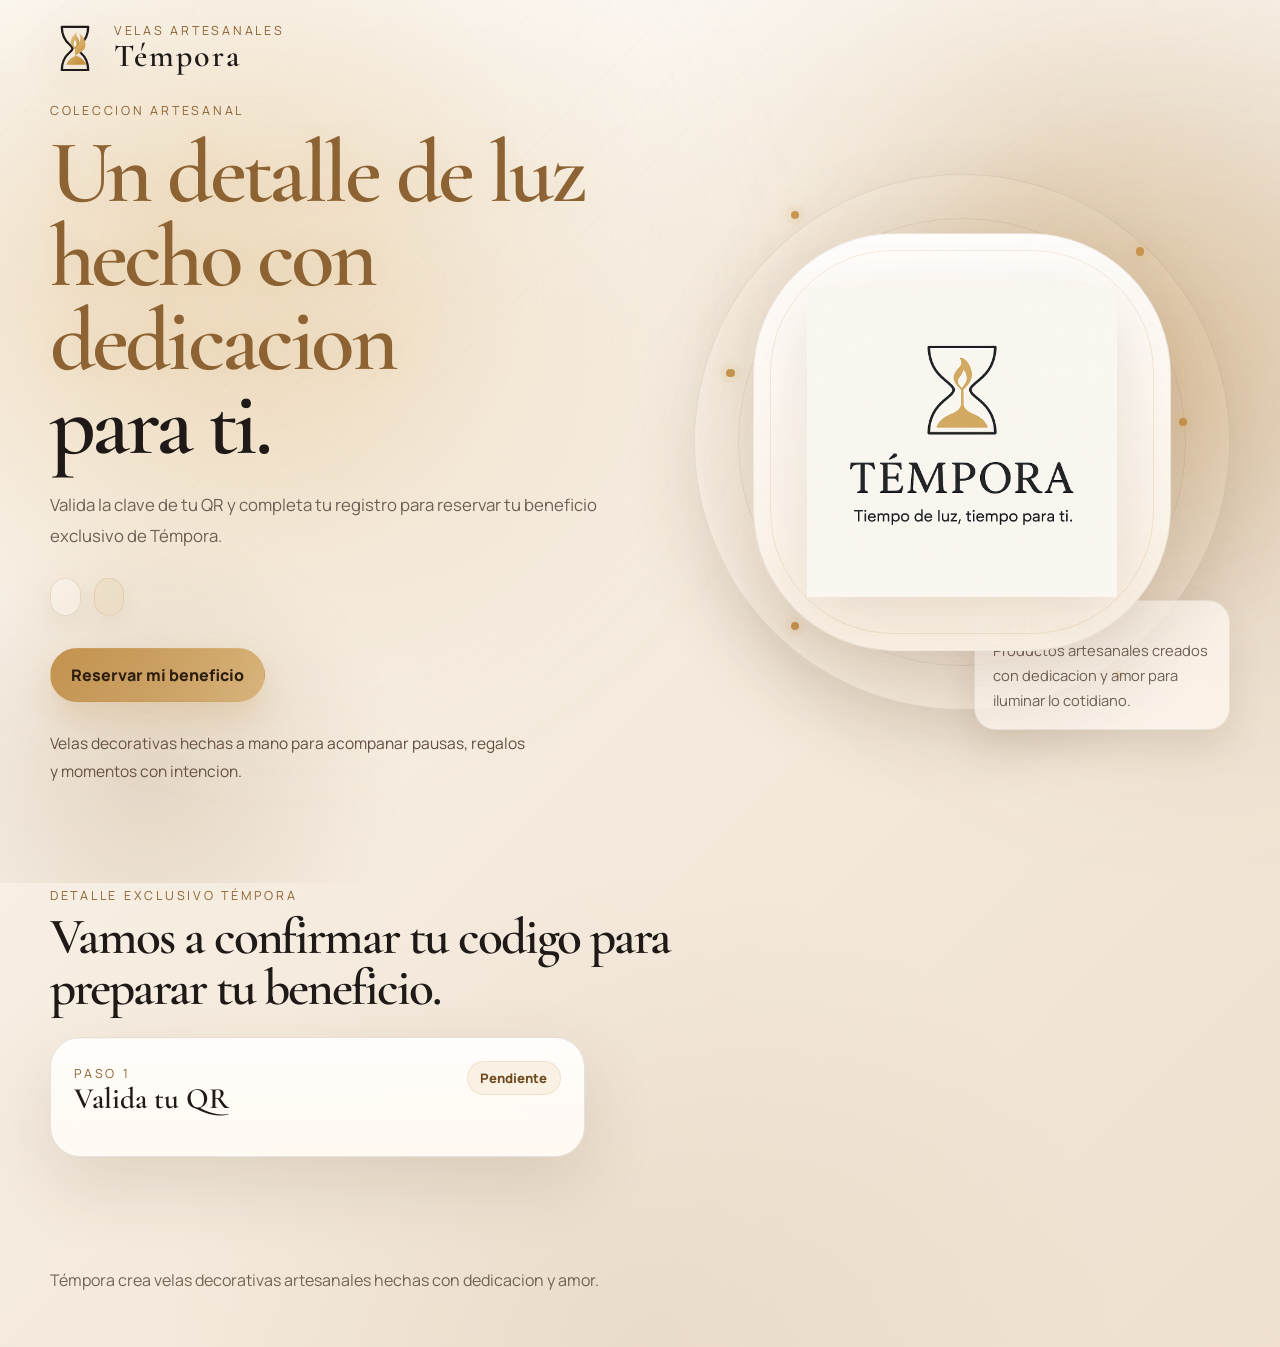
<file: index.html>
<!DOCTYPE html>
<html lang="es">
  <head>
    <meta charset="UTF-8" />
    <meta name="viewport" content="width=device-width, initial-scale=1.0" />
    <meta
      name="description"
      content="Registro de beneficio y experiencia de marca de Témpora, velas decorativas artesanales."
    />
    <title>Témpora | Registro de beneficio</title>
    <link rel="preconnect" href="https://fonts.googleapis.com" />
    <link rel="preconnect" href="https://fonts.gstatic.com" crossorigin />
    <link
      href="https://fonts.googleapis.com/css2?family=Cormorant+Garamond:wght@500;600;700&family=Manrope:wght@400;500;700;800&display=swap"
      rel="stylesheet"
    />
    <link rel="stylesheet" href="./styles.css?v=tempora01" />
  </head>
  <body data-page="claim">
    <div class="intro-overlay" id="intro-overlay" aria-hidden="true">
      <div class="intro-grid"></div>
      <div class="intro-beam intro-beam-left"></div>
      <div class="intro-beam intro-beam-right"></div>
      <div class="intro-content">
        <img
          class="intro-logo"
          src="./assets/tempora-logo.png"
          alt="Logotipo de Témpora"
        />
        <p class="intro-kicker" id="intro-kicker-text">Velas decorativas artesanales</p>
        <h1 class="intro-title" id="intro-title-text">Tiempo de luz</h1>
        <p class="intro-copy" id="intro-copy-text">Tiempo para ti.</p>
        <button class="button button-primary intro-button" id="dismiss-intro-button" type="button">
          Descubrir mi beneficio
        </button>
      </div>
    </div>

    <div class="page-noise" aria-hidden="true"></div>
    <div class="page-glow page-glow-left" aria-hidden="true"></div>
    <div class="page-glow page-glow-right" aria-hidden="true"></div>

    <header class="topbar">
      <a class="brandmark" href="#hero">
        <img
          class="brandmark-logo"
          src="./assets/tempora-mark.svg"
          alt="Simbolo de Témpora"
          data-brand-logo
        />
        <div class="brandmark-copy">
          <span class="brandmark-kicker">Velas artesanales</span>
          <span class="brandmark-name" data-brand-name>Témpora</span>
        </div>
      </a>
    </header>

    <main>
      <section class="hero" id="hero">
        <div class="hero-inner">
          <div class="hero-copy reveal">
            <span class="eyebrow" id="hero-eyebrow-text">Coleccion artesanal</span>
            <h1>
              <span id="hero-title-prefix">Un detalle de luz</span>
              <span id="hero-title-highlight">hecho con dedicacion</span>
              para ti.
            </h1>
            <p class="hero-text" id="hero-body-text">
              Valida la clave de tu QR y completa tu registro para reservar tu beneficio
              exclusivo de Témpora.
            </p>

            <div class="offer-pills">
              <span class="offer-pill" id="registration-deadline-pill"></span>
              <span class="offer-pill offer-pill-alt" id="redemption-deadline-pill"></span>
            </div>

            <div class="hero-actions">
              <a class="button button-primary" href="#claim-shell">Reservar mi beneficio</a>
            </div>

            <p class="hero-signature">
              Velas decorativas hechas a mano para acompanar pausas, regalos y momentos con
              intencion.
            </p>
          </div>

          <div class="hero-stage reveal reveal-delay">
            <div class="hero-stage-halo"></div>
            <div class="spark-field" aria-hidden="true">
              <span class="spark"></span>
              <span class="spark"></span>
              <span class="spark"></span>
              <span class="spark"></span>
              <span class="spark"></span>
              <span class="spark"></span>
              <span class="spark"></span>
              <span class="spark"></span>
            </div>
            <div class="crest-shell">
              <img class="crest-logo" src="./assets/tempora-logo.png" alt="Logotipo de Témpora" />
            </div>
            <div class="hero-stage-note">
              <span>Tiempo de luz</span>
              <p>Productos artesanales creados con dedicacion y amor para iluminar lo cotidiano.</p>
            </div>
          </div>
        </div>
      </section>

      <section class="claim-shell" id="claim-shell">
        <div class="section-head">
          <span class="eyebrow" id="offer-title-text">Detalle exclusivo Témpora</span>
          <h2 id="claim-section-title">Vamos a confirmar tu codigo para preparar tu beneficio.</h2>
        </div>

        <div class="registration-closed-banner" id="registration-closed-banner" hidden>
          <strong id="registration-closed-title">Proceso de registro para canjear beneficio.</strong>
          <span id="registration-closed-copy"></span>
        </div>

        <div class="claim-layout">
          <section class="panel panel-code">
            <div class="panel-head">
              <div>
                <span class="panel-kicker">Paso 1</span>
                <h3 id="code-validation-title">Valida tu QR</h3>
              </div>
              <span class="panel-pill" id="code-pill">Pendiente</span>
            </div>

            <div class="detected-code" id="detected-code" hidden>
              <p>Clave detectada desde el QR:</p>
              <strong id="detected-code-value"></strong>
            </div>

            <div class="status-banner" id="code-status" aria-live="polite"></div>
          </section>

          <div class="claim-panels">
            <section class="panel panel-details" id="details-panel" hidden>
              <div class="panel-head">
                <div>
                  <span class="panel-kicker">Paso 2</span>
                  <h3 id="form-section-title">Completa tus datos</h3>
                </div>
                <span class="panel-pill panel-pill-muted" id="details-pill">Esperando validacion</span>
              </div>

              <div class="details-code-chip" id="details-code-chip" hidden>
                <span>QR validado</span>
                <strong id="details-code-value"></strong>
              </div>

              <form id="claim-form" class="stack-form" autocomplete="on" hidden>
                <div class="field-grid">
                  <label class="field">
                    <span>Nombre</span>
                    <input
                      id="first-name"
                      name="first_name"
                      type="text"
                      placeholder="Juan"
                      autocomplete="given-name"
                      required
                    />
                  </label>

                  <label class="field">
                    <span>Apellido</span>
                    <input
                      id="last-name"
                      name="last_name"
                      type="text"
                      placeholder="Perez"
                      autocomplete="family-name"
                      required
                    />
                  </label>
                </div>

                <div class="field-grid">
                  <label class="field">
                    <span id="participant-identifier-label">Documento</span>
                    <input
                      id="participant-identifier"
                      name="participant_identifier"
                      type="text"
                      inputmode="text"
                      placeholder="ABC-123456"
                      required
                    />
                  </label>

                  <label class="field">
                    <span id="whatsapp-label">WhatsApp</span>
                    <input
                      id="whatsapp"
                      name="whatsapp"
                      type="tel"
                      inputmode="numeric"
                      maxlength="24"
                      placeholder="1234-5678"
                      autocomplete="tel"
                      required
                    />
                  </label>
                </div>

                <label class="field">
                  <span>Correo electronico</span>
                  <input
                    id="email"
                    name="email"
                    type="email"
                    placeholder="cliente@correo.com"
                    autocomplete="email"
                    required
                  />
                </label>

                <div class="terms-consent">
                  <label class="checkline">
                    <input id="terms-checkbox" type="checkbox" required />
                    <span>Acepto los terminos y condiciones de T&eacute;mpora.</span>
                  </label>
                  <button
                    class="text-link terms-preview-trigger"
                    id="view-terms-button"
                    type="button"
                  >
                    Ver terminos y condiciones
                  </button>
                </div>

                <button class="button button-primary" id="claim-submit" type="submit" disabled>
                  Confirmar mi registro
                </button>
              </form>

              <div class="status-banner" id="claim-status" aria-live="polite"></div>
            </section>

            <section class="panel panel-success" id="registered-panel" hidden>
              <div class="panel-head">
                <div>
                  <span class="panel-kicker">Registro completado</span>
                  <h3 id="success-title">Tu beneficio T&eacute;mpora ya quedo reservado.</h3>
                </div>
                <span class="panel-pill panel-pill-success">Registrado</span>
              </div>

              <dl class="summary-grid" id="claim-summary"></dl>
              <div class="status-banner" id="email-notification-status" aria-live="polite"></div>

              <div class="success-actions">
                <a class="button button-secondary" href="#terms-shell">Ver terminos</a>
                <button class="button button-ghost" id="restart-flow-button" type="button">
                  Registrar otro QR
                </button>
              </div>
            </section>
          </div>
        </div>
      </section>

      <section class="terms-shell" id="terms-shell" hidden>
        <div class="section-head">
          <span class="eyebrow">Terminos y condiciones</span>
          <h2 id="terms-section-title">Condiciones de tu beneficio T&eacute;mpora.</h2>
        </div>

        <article class="terms-card" id="terms-card">
          <header class="terms-header">
            <div class="terms-header-copy">
              <img
                class="terms-logo"
                src="./assets/tempora-mark.svg"
                alt="Simbolo de Témpora"
                data-brand-logo
              />
              <div>
                <p class="terms-brand" data-brand-name>Témpora</p>
                <h3 id="terms-offer-title">Detalle exclusivo Témpora</h3>
              </div>
            </div>
            <button class="button button-primary print-hide" id="print-terms-button" type="button">
              Imprimir terminos
            </button>
          </header>

          <div class="terms-personal-data" id="terms-personal-data"></div>

          <ol class="terms-list" id="terms-list"></ol>
        </article>
      </section>

      <div class="terms-modal" id="terms-modal" hidden aria-hidden="true">
        <div class="terms-modal-backdrop" data-close-terms-modal="true"></div>
        <div
          class="terms-modal-dialog panel"
          role="dialog"
          aria-modal="true"
          aria-labelledby="terms-modal-title"
        >
          <div class="terms-modal-head">
            <div>
              <span class="panel-kicker">T&eacute;mpora</span>
              <h3 id="terms-modal-title">Terminos y condiciones</h3>
            </div>
            <button
              class="button button-ghost terms-modal-close"
              id="close-terms-modal-button"
              type="button"
            >
              Cerrar
            </button>
          </div>
          <p class="panel-note" id="terms-modal-intro">
            Revisa las condiciones antes de confirmar tu registro.
          </p>
          <ol class="terms-list terms-modal-list" id="terms-modal-list"></ol>
        </div>
      </div>
    </main>

    <footer class="site-footer">
      <p id="footer-note">T&eacute;mpora crea velas decorativas artesanales hechas con dedicacion y amor.</p>
    </footer>

    <script type="module" src="./app.js?v=tempora01"></script>
  </body>
</html>
</file>
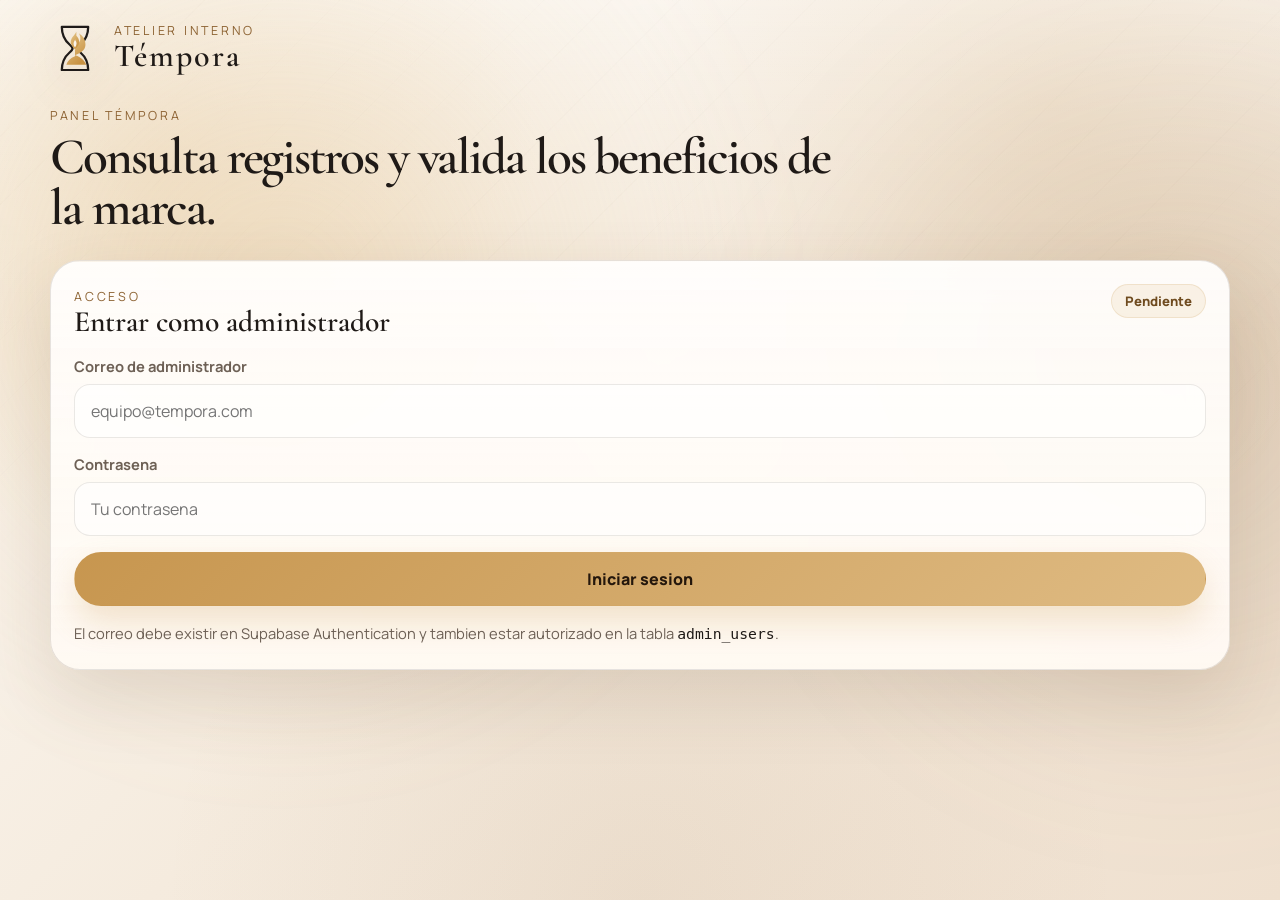
<file: admin.html>
<!DOCTYPE html>
<html lang="es">
  <head>
    <meta charset="UTF-8" />
    <meta name="viewport" content="width=device-width, initial-scale=1.0" />
    <meta
      name="description"
      content="Panel administrativo de Témpora para consultar registros y validar beneficios."
    />
    <title>Témpora | Control</title>
    <link rel="preconnect" href="https://fonts.googleapis.com" />
    <link rel="preconnect" href="https://fonts.gstatic.com" crossorigin />
    <link
      href="https://fonts.googleapis.com/css2?family=Cormorant+Garamond:wght@500;600;700&family=Manrope:wght@400;500;700;800&display=swap"
      rel="stylesheet"
    />
    <link rel="stylesheet" href="./styles.css?v=tempora01" />
  </head>
  <body data-page="admin">
    <div class="page-noise" aria-hidden="true"></div>
    <div class="page-glow page-glow-left" aria-hidden="true"></div>
    <div class="page-glow page-glow-right" aria-hidden="true"></div>

    <header class="topbar topbar-admin">
      <a class="brandmark" href="./index.html">
        <img
          class="brandmark-logo"
          src="./assets/tempora-mark.svg"
          alt="Simbolo de Témpora"
          data-brand-logo
        />
        <div class="brandmark-copy">
          <span class="brandmark-kicker">Atelier interno</span>
          <span class="brandmark-name" data-brand-name>Témpora</span>
        </div>
      </a>
    </header>

    <main class="admin-shell">
      <section class="admin-hero">
        <span class="eyebrow" id="admin-title">Panel Témpora</span>
        <h2 id="admin-subtitle">Consulta registros y valida los beneficios de la marca.</h2>
      </section>

      <section class="panel admin-login" id="admin-login">
        <div class="panel-head">
          <div>
            <span class="panel-kicker">Acceso</span>
            <h2>Entrar como administrador</h2>
          </div>
          <span class="panel-pill" id="admin-auth-pill">Pendiente</span>
        </div>

        <form id="admin-login-form" class="stack-form">
          <label class="field">
            <span>Correo de administrador</span>
            <input
              id="admin-email-input"
              name="email"
              type="email"
              placeholder="equipo@tempora.com"
              autocomplete="email"
              required
            />
          </label>

          <label class="field">
            <span>Contrasena</span>
            <input
              id="admin-password-input"
              name="password"
              type="password"
              placeholder="Tu contrasena"
              autocomplete="current-password"
              required
            />
          </label>

          <button class="button button-primary" type="submit">Iniciar sesion</button>
        </form>

        <p class="auth-helper">
          El correo debe existir en Supabase Authentication y tambien estar autorizado en la
          tabla <code>admin_users</code>.
        </p>

        <div class="status-banner" id="admin-email-status" aria-live="polite"></div>
        <button
          class="button button-ghost"
          id="admin-standalone-sign-out-button"
          type="button"
          hidden
        >
          Cerrar sesion actual
        </button>
      </section>

      <section class="admin-dashboard" id="admin-dashboard" hidden>
        <div class="admin-toolbar">
          <div class="toolbar-copy">
            <span class="eyebrow">Sesion activa</span>
            <h2 id="admin-user-label">Administrador autenticado</h2>
          </div>
          <div class="toolbar-actions">
            <button class="button button-secondary" id="refresh-claims-button" type="button">
              Actualizar
            </button>
            <button class="button button-ghost" id="admin-sign-out-button" type="button">
              Cerrar sesion
            </button>
          </div>
        </div>

        <div class="admin-stats" id="admin-stats"></div>

        <section class="panel">
          <div class="panel-head">
            <div>
              <span class="panel-kicker">Participantes</span>
              <h3>Buscar registros y marcar canjes</h3>
            </div>
            <span class="panel-pill panel-pill-muted" id="records-count">0 registros</span>
          </div>

          <label class="field">
            <span id="search-label">Buscar por nombre, email, WhatsApp, documento o codigo</span>
            <input
              id="search-input"
              type="search"
              placeholder="Ejemplo: 1234-5678 o PROMO-2026-001"
            />
          </label>

          <div class="status-banner" id="admin-claims-status" aria-live="polite"></div>

          <div class="records-table-wrap">
            <table class="records-table">
              <thead>
                <tr>
                  <th>Participante</th>
                  <th>Contacto</th>
                  <th>Codigo</th>
                  <th>Registro</th>
                  <th>Estado</th>
                  <th>Accion</th>
                </tr>
              </thead>
              <tbody id="claims-table-body"></tbody>
            </table>
          </div>
        </section>
      </section>
    </main>

    <script type="module" src="./admin.js?v=tempora01"></script>
  </body>
</html>
</file>
<file: styles.css>
:root {
  --bg: #fbf6ef;
  --bg-deep: #efe0cc;
  --panel: rgba(255, 249, 242, 0.82);
  --panel-soft: rgba(128, 99, 59, 0.06);
  --line: rgba(54, 39, 27, 0.12);
  --line-strong: rgba(54, 39, 27, 0.2);
  --text: #1f1a17;
  --muted: #6d6055;
  --accent: #c7964f;
  --accent-strong: #dfbb83;
  --accent-2: #8d6333;
  --accent-3: #f2dfbf;
  --success: #5f7e60;
  --warning: #b98535;
  --danger: #b96055;
  --shadow: 0 28px 72px rgba(92, 64, 33, 0.14);
  --radius: 30px;
  --radius-sm: 18px;
  --display-font: "Cormorant Garamond", serif;
  --body-font: "Manrope", sans-serif;
}

* {
  box-sizing: border-box;
}

[hidden] {
  display: none !important;
}

html {
  scroll-behavior: smooth;
}

body {
  margin: 0;
  min-height: 100vh;
  color: var(--text);
  font-family: var(--body-font);
  background:
    radial-gradient(circle at 12% 18%, rgba(223, 187, 131, 0.3), transparent 24rem),
    radial-gradient(circle at 82% 12%, rgba(199, 150, 79, 0.18), transparent 26rem),
    radial-gradient(circle at 50% 100%, rgba(141, 99, 51, 0.08), transparent 30rem),
    linear-gradient(135deg, #fdfaf5 0%, #f5ebde 48%, #efe0cf 100%);
  overflow-x: hidden;
}

body::before {
  content: "";
  position: fixed;
  inset: 0;
  background:
    linear-gradient(180deg, rgba(255, 255, 255, 0.5), transparent 22rem),
    repeating-linear-gradient(
      135deg,
      rgba(122, 101, 77, 0.04) 0,
      rgba(122, 101, 77, 0.04) 1px,
      transparent 1px,
      transparent 48px
    );
  mask-image: linear-gradient(to bottom, rgba(0, 0, 0, 0.75), transparent 82%);
  pointer-events: none;
  z-index: -3;
}

a {
  color: inherit;
  text-decoration: none;
}

button,
input {
  font: inherit;
}

.intro-overlay {
  position: fixed;
  inset: 0;
  display: grid;
  place-items: center;
  background:
    radial-gradient(circle at center, rgba(59, 43, 30, 0.26), rgba(22, 14, 10, 0.92)),
    linear-gradient(135deg, rgba(223, 187, 131, 0.14), rgba(141, 99, 51, 0.08));
  z-index: 40;
  transition:
    opacity 700ms ease,
    visibility 700ms ease;
  animation: intro-auto-hide 4.6s forwards;
}

.intro-overlay-hidden {
  opacity: 0;
  visibility: hidden;
  pointer-events: none;
}

.intro-overlay-replay {
  animation: intro-auto-hide 4.6s forwards;
}

.intro-grid,
.intro-beam {
  position: absolute;
  inset: 0;
  pointer-events: none;
}

.intro-grid {
  background-image:
    linear-gradient(rgba(255, 255, 255, 0.05) 1px, transparent 1px),
    linear-gradient(90deg, rgba(255, 255, 255, 0.05) 1px, transparent 1px);
  background-size: 56px 56px;
  opacity: 0.12;
  animation: intro-grid-shift 10s linear infinite;
}

.intro-beam {
  filter: blur(42px);
}

.intro-beam-left {
  background: radial-gradient(circle, rgba(223, 187, 131, 0.32), transparent 58%);
  transform: translate(-24%, -8%);
}

.intro-beam-right {
  background: radial-gradient(circle, rgba(141, 99, 51, 0.22), transparent 54%);
  transform: translate(34%, 10%);
}

.intro-content {
  position: relative;
  z-index: 1;
  display: grid;
  justify-items: center;
  gap: 0.85rem;
  text-align: center;
  padding: 1.5rem;
}

.intro-logo {
  width: min(20rem, 78vw);
  filter: drop-shadow(0 20px 40px rgba(0, 0, 0, 0.16));
  animation: intro-float 1500ms ease forwards;
}

.intro-kicker,
.eyebrow,
.panel-kicker,
.brandmark-kicker,
.terms-brand {
  margin: 0;
  color: var(--accent-2);
  text-transform: uppercase;
  letter-spacing: 0.22em;
  font-size: 0.78rem;
}

.intro-title,
.brandmark-name {
  margin: 0;
  font-family: var(--display-font);
  letter-spacing: 0.06em;
}

.intro-title {
  font-size: clamp(3rem, 10vw, 5rem);
  line-height: 0.92;
  font-weight: 600;
  text-shadow:
    0 0 18px rgba(223, 187, 131, 0.14),
    0 0 36px rgba(141, 99, 51, 0.18);
  animation: intro-pop 1300ms cubic-bezier(0.2, 0.7, 0.1, 1) forwards;
}

.intro-copy {
  margin: 0;
  color: rgba(255, 250, 242, 0.78);
  font-size: 1rem;
}

.intro-button {
  margin-top: 0.4rem;
}

.page-noise,
.page-glow {
  pointer-events: none;
  position: fixed;
  inset: 0;
  z-index: -2;
}

.page-noise {
  background-image:
    linear-gradient(rgba(122, 101, 77, 0.045) 1px, transparent 1px),
    linear-gradient(90deg, rgba(122, 101, 77, 0.045) 1px, transparent 1px);
  background-size: 96px 96px;
  opacity: 0.12;
  mask-image: linear-gradient(to bottom, rgba(0, 0, 0, 0.86), transparent 76%);
}

.page-glow {
  z-index: -1;
  filter: blur(60px);
}

.page-glow-left {
  background: radial-gradient(circle, rgba(223, 187, 131, 0.32) 0%, transparent 58%);
  transform: translate(-28%, -18%);
}

.page-glow-right {
  background: radial-gradient(circle, rgba(141, 99, 51, 0.2) 0%, transparent 54%);
  transform: translate(42%, -6%);
}

.topbar,
.claim-shell,
.terms-shell,
.site-footer,
.admin-shell {
  width: min(1180px, calc(100% - 2rem));
  margin-inline: auto;
}

.topbar {
  position: relative;
  z-index: 5;
  display: flex;
  align-items: center;
  justify-content: space-between;
  gap: 1rem;
  padding: 1.35rem 0 0;
}

.brandmark {
  display: inline-flex;
  align-items: center;
  gap: 0.9rem;
}

.brandmark-logo,
.terms-logo {
  width: 3.1rem;
  height: auto;
  flex: 0 0 auto;
  filter: drop-shadow(0 10px 22px rgba(117, 86, 49, 0.15));
}

.brandmark-copy {
  display: grid;
  gap: 0.2rem;
}

.brandmark-name {
  font-size: 2rem;
  line-height: 0.9;
  font-weight: 600;
}

.button,
.text-link,
.auth-tab {
  transition:
    transform 180ms ease,
    background 180ms ease,
    border-color 180ms ease,
    color 180ms ease,
    opacity 180ms ease,
    box-shadow 180ms ease;
}

.button {
  display: inline-flex;
  justify-content: center;
  align-items: center;
  gap: 0.55rem;
  min-height: 52px;
  padding: 0.95rem 1.25rem;
  border: 1px solid transparent;
  border-radius: 999px;
  cursor: pointer;
  font-weight: 800;
}

.button:hover,
.text-link:hover,
.auth-tab:hover {
  transform: translateY(-1px);
}

.button:disabled,
.auth-tab:disabled {
  opacity: 0.55;
  cursor: not-allowed;
  transform: none;
}

.button-primary {
  background: linear-gradient(135deg, var(--accent) 0%, var(--accent-strong) 100%);
  color: #24170c;
  box-shadow: 0 16px 32px rgba(199, 150, 79, 0.24);
}

.button-secondary {
  background: rgba(255, 255, 255, 0.48);
  border-color: var(--line);
}

.button-ghost {
  background: rgba(141, 99, 51, 0.08);
  border-color: var(--line);
}

.text-link {
  border: 0;
  background: transparent;
  color: var(--muted);
  cursor: pointer;
}

.hero {
  position: relative;
  width: 100%;
  min-height: calc(100svh - 88px);
  padding: 1.7rem 0 5.25rem;
  overflow: hidden;
}

.hero::before,
.hero::after {
  content: "";
  position: absolute;
  inset: auto;
  pointer-events: none;
}

.hero::before {
  top: 2rem;
  right: -8rem;
  width: min(34rem, 60vw);
  aspect-ratio: 1 / 1;
  border-radius: 50%;
  background: radial-gradient(circle, rgba(223, 187, 131, 0.32), transparent 68%);
  filter: blur(16px);
}

.hero::after {
  bottom: -8rem;
  left: -6rem;
  width: min(30rem, 54vw);
  aspect-ratio: 1 / 1;
  border-radius: 50%;
  background: radial-gradient(circle, rgba(141, 99, 51, 0.18), transparent 72%);
  filter: blur(18px);
}

.hero-inner {
  width: min(1180px, calc(100% - 2rem));
  margin-inline: auto;
  display: grid;
  grid-template-columns: 1.04fr 0.96fr;
  align-items: center;
  gap: clamp(1.5rem, 6vw, 4rem);
}

.hero-copy {
  max-width: 42rem;
}

.hero h1,
.admin-hero h1 {
  margin: 0.65rem 0 0;
  font-size: clamp(3.35rem, 7vw, 6rem);
  font-family: var(--display-font);
  font-weight: 600;
  line-height: 0.94;
  letter-spacing: -0.04em;
}

.hero h1 span {
  display: block;
  color: var(--accent-2);
  text-shadow: 0 0 20px rgba(223, 187, 131, 0.18);
}

.hero-text,
.panel-note,
.field span,
.checkline span,
.admin-hero p,
.terms-list,
.summary-grid dd,
.registration-closed-banner span {
  color: var(--muted);
}

.hero-text {
  max-width: 35rem;
  font-size: 1.05rem;
  line-height: 1.85;
  margin: 1.35rem 0 0;
}

.hero-signature {
  max-width: 30rem;
  margin: 1.7rem 0 0;
  color: rgba(68, 49, 35, 0.84);
  font-size: 0.97rem;
  line-height: 1.8;
}

.offer-pills,
.hero-actions,
.success-actions,
.toolbar-actions {
  display: flex;
  flex-wrap: wrap;
  gap: 0.8rem;
}

.offer-pills {
  margin-top: 1.7rem;
}

.offer-pill {
  display: inline-flex;
  align-items: center;
  min-height: 2.35rem;
  padding: 0.55rem 0.9rem;
  border-radius: 999px;
  border: 1px solid rgba(141, 99, 51, 0.16);
  background: rgba(255, 249, 242, 0.56);
  color: #5d4731;
  font-size: 0.85rem;
  font-weight: 700;
  box-shadow: 0 10px 24px rgba(141, 99, 51, 0.08);
}

.offer-pill-alt {
  border-color: rgba(199, 150, 79, 0.22);
  background: rgba(223, 187, 131, 0.16);
  color: #6f4b1f;
}

.hero-actions {
  margin-top: 2rem;
}

.hero-stage {
  position: relative;
  min-height: 38rem;
  display: grid;
  place-items: center;
}

.hero-stage-halo {
  position: absolute;
  inset: auto;
  width: min(36rem, 100%);
  aspect-ratio: 1 / 1;
  border-radius: 50%;
  background:
    radial-gradient(circle at center, rgba(223, 187, 131, 0.28), rgba(255, 247, 236, 0) 48%),
    radial-gradient(circle at center, rgba(141, 99, 51, 0.14), rgba(255, 247, 236, 0) 72%);
  border: 1px solid rgba(54, 39, 27, 0.08);
  box-shadow: var(--shadow);
}

.hero-stage-halo::after {
  content: "";
  position: absolute;
  inset: 8%;
  border-radius: 50%;
  border: 1px solid rgba(54, 39, 27, 0.08);
}

.spark-field {
  position: absolute;
  inset: 0;
}

.spark {
  position: absolute;
  width: 0.52rem;
  height: 0.52rem;
  border-radius: 50%;
  background: var(--accent);
  box-shadow:
    0 0 0 6px rgba(223, 187, 131, 0.12),
    0 0 18px rgba(199, 150, 79, 0.28);
  animation: spark-float 8s ease-in-out infinite;
}

.spark:nth-child(1) {
  top: 12%;
  left: 18%;
}

.spark:nth-child(2) {
  top: 18%;
  right: 16%;
  animation-delay: -1.3s;
}

.spark:nth-child(3) {
  top: 38%;
  left: 6%;
  animation-delay: -2.8s;
}

.spark:nth-child(4) {
  top: 46%;
  right: 8%;
  animation-delay: -4.1s;
}

.spark:nth-child(5) {
  bottom: 19%;
  left: 18%;
  animation-delay: -2s;
}

.spark:nth-child(6) {
  bottom: 11%;
  right: 20%;
  animation-delay: -5.1s;
}

.spark:nth-child(7) {
  top: 56%;
  left: 22%;
  animation-delay: -3.4s;
}

.spark:nth-child(8) {
  top: 26%;
  right: 28%;
  animation-delay: -6s;
}

.crest-shell {
  position: relative;
  z-index: 1;
  display: grid;
  place-items: center;
  width: min(29rem, 78%);
  aspect-ratio: 1 / 1;
  padding: 2rem;
  border-radius: 34%;
  background:
    linear-gradient(180deg, rgba(255, 255, 255, 0.78), rgba(249, 238, 223, 0.72)),
    rgba(255, 250, 245, 0.82);
  border: 1px solid rgba(54, 39, 27, 0.08);
  backdrop-filter: blur(18px);
  box-shadow: var(--shadow);
}

.crest-shell::before {
  content: "";
  position: absolute;
  inset: 1rem;
  border-radius: 32%;
  border: 1px solid rgba(199, 150, 79, 0.18);
}

.crest-logo {
  width: min(23rem, 88%);
  height: auto;
  filter: drop-shadow(0 20px 32px rgba(118, 84, 45, 0.14));
}

.hero-stage-note {
  position: absolute;
  right: 0;
  bottom: 1rem;
  max-width: 16rem;
  display: grid;
  gap: 0.35rem;
  padding: 1rem 1.1rem;
  border-radius: 22px;
  background: rgba(255, 249, 242, 0.72);
  border: 1px solid rgba(54, 39, 27, 0.08);
  box-shadow: 0 18px 36px rgba(92, 64, 33, 0.12);
}

.hero-stage-note span {
  color: var(--accent-2);
  text-transform: uppercase;
  letter-spacing: 0.2em;
  font-size: 0.72rem;
  font-weight: 800;
}

.hero-stage-note p {
  margin: 0;
  color: var(--muted);
  line-height: 1.7;
  font-size: 0.92rem;
}

.claim-shell,
.terms-shell,
.admin-shell {
  padding-bottom: 6rem;
}

.section-head {
  max-width: 44rem;
  margin-bottom: 1.5rem;
}

.section-head h2 {
  margin: 0.45rem 0 0;
  font-size: clamp(2.3rem, 4vw, 3.9rem);
  font-family: var(--display-font);
  font-weight: 600;
  line-height: 0.98;
  letter-spacing: -0.04em;
}

.registration-closed-banner {
  display: flex;
  gap: 0.65rem;
  align-items: center;
  margin-bottom: 1rem;
  padding: 1rem 1.1rem;
  border-radius: 20px;
  border: 1px solid rgba(185, 133, 53, 0.22);
  background: rgba(223, 187, 131, 0.16);
}

.registration-closed-banner strong {
  color: var(--warning);
}

.claim-layout {
  display: grid;
  grid-template-columns: 0.92fr 1.08fr;
  gap: 1rem;
  align-items: start;
}

.claim-panels {
  display: grid;
  gap: 1rem;
}

.panel,
.terms-card,
.admin-stats article {
  position: relative;
  background:
    linear-gradient(180deg, rgba(255, 255, 255, 0.74), rgba(255, 249, 242, 0.88)),
    var(--panel);
  border: 1px solid var(--line);
  border-radius: var(--radius);
  backdrop-filter: blur(18px);
  overflow: hidden;
  box-shadow: var(--shadow);
}

.panel::before,
.terms-card::before,
.admin-stats article::before {
  content: "";
  position: absolute;
  inset: 0 auto auto 0;
  width: 100%;
  height: 1px;
  background: linear-gradient(90deg, rgba(199, 150, 79, 0.24), transparent 60%);
  opacity: 0.42;
}

.panel,
.terms-card {
  padding: 1.45rem;
}

.panel-head {
  display: flex;
  justify-content: space-between;
  align-items: start;
  gap: 1rem;
  margin-bottom: 1.15rem;
}

.panel-head h2,
.panel-head h3,
.terms-card h3 {
  margin: 0;
  font-size: 1.85rem;
  font-family: var(--display-font);
  font-weight: 600;
  line-height: 1.06;
}

.panel-pill {
  display: inline-flex;
  align-items: center;
  min-height: 2.1rem;
  padding: 0.42rem 0.8rem;
  border-radius: 999px;
  border: 1px solid rgba(199, 150, 79, 0.18);
  background: rgba(223, 187, 131, 0.16);
  color: #6f4b1f;
  font-size: 0.82rem;
  font-weight: 800;
}

.panel-pill-muted {
  border-color: rgba(54, 39, 27, 0.08);
  background: rgba(255, 255, 255, 0.46);
  color: var(--muted);
}

.panel-pill-success {
  border-color: rgba(95, 126, 96, 0.22);
  background: rgba(95, 126, 96, 0.1);
  color: var(--success);
}

.auth-helper {
  margin: 1rem 0 0;
  color: var(--muted);
  font-size: 0.92rem;
  line-height: 1.6;
}

.auth-helper code {
  color: var(--text);
}

.auth-tabs {
  display: grid;
  grid-template-columns: repeat(2, minmax(0, 1fr));
  gap: 0.6rem;
  margin-bottom: 1rem;
}

.auth-tab {
  min-height: 48px;
  border-radius: 999px;
  border: 1px solid var(--line);
  background: rgba(255, 255, 255, 0.45);
  color: var(--muted);
  cursor: pointer;
  font-weight: 800;
}

.auth-tab-active {
  border-color: rgba(199, 150, 79, 0.24);
  background: rgba(223, 187, 131, 0.18);
  color: var(--text);
  box-shadow: inset 0 0 0 1px rgba(199, 150, 79, 0.08);
}

.stack-form {
  display: grid;
  gap: 1rem;
}

.field-grid {
  display: grid;
  grid-template-columns: repeat(2, minmax(0, 1fr));
  gap: 1rem;
}

.field {
  display: grid;
  gap: 0.48rem;
}

.field span {
  font-size: 0.92rem;
  font-weight: 700;
}

.field input {
  width: 100%;
  min-height: 54px;
  padding: 0.95rem 1rem;
  color: var(--text);
  background: rgba(255, 255, 255, 0.58);
  border: 1px solid rgba(54, 39, 27, 0.1);
  border-radius: 16px;
  outline: none;
}

.field input:focus {
  border-color: rgba(199, 150, 79, 0.48);
  box-shadow: 0 0 0 3px rgba(223, 187, 131, 0.2);
}

.field input[readonly] {
  opacity: 0.76;
}

.panel-note {
  margin: 0.9rem 0 0;
  line-height: 1.7;
}

.checkline {
  display: flex;
  align-items: start;
  gap: 0.7rem;
  line-height: 1.65;
}

.checkline input {
  margin-top: 0.2rem;
}

.terms-consent {
  display: grid;
  gap: 0.65rem;
}

.terms-preview-trigger {
  justify-self: start;
  font-weight: 700;
}

.status-banner {
  display: none;
  margin-top: 1rem;
  padding: 0.95rem 1rem;
  border-radius: 18px;
  line-height: 1.6;
}

.status-banner[data-kind] {
  display: block;
}

.status-banner[data-kind="info"] {
  background: rgba(141, 99, 51, 0.12);
  color: #6b5237;
}

.status-banner[data-kind="success"] {
  background: rgba(95, 126, 96, 0.12);
  color: #446247;
}

.status-banner[data-kind="error"] {
  background: rgba(185, 96, 85, 0.12);
  color: #8b4439;
}

.status-banner[data-kind="warning"] {
  background: rgba(223, 187, 131, 0.16);
  color: #7e5621;
}

.detected-code {
  display: flex;
  flex-wrap: wrap;
  align-items: center;
  gap: 0.55rem 0.9rem;
  padding: 1rem;
  margin-bottom: 1rem;
  border-radius: 18px;
  background: rgba(223, 187, 131, 0.14);
  border: 1px solid rgba(199, 150, 79, 0.16);
}

.detected-code p {
  margin: 0;
  color: var(--muted);
}

.detected-code strong {
  letter-spacing: 0.08em;
}

.inline-link {
  padding: 0;
}

.summary-grid,
.terms-personal-data {
  display: grid;
  grid-template-columns: repeat(2, minmax(0, 1fr));
  gap: 0.9rem;
}

.details-code-chip {
  display: flex;
  align-items: center;
  justify-content: space-between;
  gap: 1rem;
  padding: 0.95rem 1rem;
  margin-bottom: 1rem;
  border-radius: 18px;
  background: rgba(223, 187, 131, 0.14);
  border: 1px solid rgba(199, 150, 79, 0.16);
}

.details-code-chip span {
  color: var(--muted);
  text-transform: uppercase;
  letter-spacing: 0.16em;
  font-size: 0.74rem;
  font-weight: 800;
}

.details-code-chip strong {
  letter-spacing: 0.08em;
}

.summary-grid div,
.terms-personal-data div {
  padding: 1rem;
  border-radius: 18px;
  background: rgba(255, 255, 255, 0.5);
  border: 1px solid rgba(54, 39, 27, 0.08);
}

.summary-grid dt,
.terms-personal-data p {
  margin: 0 0 0.35rem;
  color: var(--accent-2);
  font-size: 0.76rem;
  font-weight: 800;
  letter-spacing: 0.14em;
  text-transform: uppercase;
}

.summary-grid dd,
.terms-personal-data strong {
  margin: 0;
  font-weight: 700;
}

.success-actions {
  margin-top: 1.2rem;
}

.terms-header {
  display: flex;
  justify-content: space-between;
  gap: 1rem;
  align-items: center;
}

.terms-header-copy {
  display: flex;
  align-items: center;
  gap: 0.9rem;
}

.terms-list {
  margin: 1.5rem 0 0;
  padding-left: 1.2rem;
  line-height: 1.8;
}

.terms-modal {
  position: fixed;
  inset: 0;
  z-index: 50;
  display: grid;
  place-items: center;
  padding: 1.25rem;
}

.terms-modal[hidden] {
  display: none !important;
}

.terms-modal-backdrop {
  position: absolute;
  inset: 0;
  background: rgba(37, 27, 19, 0.58);
  backdrop-filter: blur(10px);
}

.terms-modal-dialog {
  position: relative;
  z-index: 1;
  width: min(760px, 100%);
  max-height: min(86vh, 920px);
  padding: 1.5rem;
  overflow: auto;
  box-shadow: 0 30px 90px rgba(0, 0, 0, 0.45);
}

.terms-modal-head {
  display: flex;
  justify-content: space-between;
  align-items: start;
  gap: 1rem;
}

.terms-modal-head h3 {
  margin: 0.3rem 0 0;
  font-size: 1.6rem;
}

.terms-modal-close {
  flex: 0 0 auto;
}

.terms-modal-list {
  margin-top: 1rem;
}

.modal-open {
  overflow: hidden;
}

.site-footer {
  padding: 0 0 2.5rem;
  color: rgba(68, 49, 35, 0.72);
}

.admin-shell {
  padding-top: 2rem;
}

.admin-hero {
  max-width: 50rem;
  margin-bottom: 1.7rem;
}

.admin-hero h2,
.toolbar-copy h2 {
  margin: 0.45rem 0 0;
  font-family: var(--display-font);
  font-size: clamp(2rem, 4vw, 3.2rem);
  font-weight: 600;
  line-height: 0.98;
  letter-spacing: -0.04em;
}

.admin-hero h1 {
  max-width: 44rem;
}

.admin-toolbar {
  display: flex;
  justify-content: space-between;
  align-items: end;
  gap: 1rem;
  margin-bottom: 1.2rem;
}

.admin-stats {
  display: grid;
  grid-template-columns: repeat(3, minmax(0, 1fr));
  gap: 1rem;
  margin-bottom: 1rem;
}

.admin-stats article {
  padding: 1.1rem 1.2rem;
}

.admin-stats span {
  display: block;
  color: var(--muted);
  font-size: 0.86rem;
}

.admin-stats strong {
  display: block;
  margin-top: 0.35rem;
  font-size: 2rem;
  line-height: 1;
}

.records-table-wrap {
  width: 100%;
  overflow-x: auto;
}

.records-table {
  width: 100%;
  border-collapse: collapse;
  margin-top: 1.1rem;
}

.records-table th,
.records-table td {
  padding: 1rem 0.8rem;
  text-align: left;
  border-bottom: 1px solid rgba(255, 255, 255, 0.08);
}

.records-table th {
  color: var(--muted);
  font-size: 0.85rem;
  font-weight: 800;
  letter-spacing: 0.12em;
  text-transform: uppercase;
}

.records-table td {
  vertical-align: top;
}

.participant-cell strong,
.contact-cell strong {
  display: block;
}

.participant-cell span,
.contact-cell span,
.records-table small {
  display: block;
  margin-top: 0.2rem;
  color: var(--muted);
}

.table-actions {
  display: flex;
  gap: 0.55rem;
}

.empty-row td {
  color: var(--muted);
  text-align: center;
}

.reveal {
  opacity: 0;
  transform: translateY(24px);
  animation: reveal-up 760ms cubic-bezier(0.2, 0.65, 0.2, 1) forwards;
}

.reveal-delay {
  animation-delay: 140ms;
}

@keyframes reveal-up {
  to {
    opacity: 1;
    transform: translateY(0);
  }
}

@keyframes spark-float {
  0%,
  100% {
    transform: translate3d(0, 0, 0) scale(0.92);
    opacity: 0.82;
  }
  50% {
    transform: translate3d(0.4rem, -0.8rem, 0) scale(1.08);
    opacity: 0.35;
  }
}

@keyframes intro-pop {
  0% {
    opacity: 0;
    transform: translateY(26px) scale(0.94);
  }
  40% {
    opacity: 1;
  }
  100% {
    opacity: 1;
    transform: translateY(0) scale(1);
  }
}

@keyframes intro-float {
  0% {
    opacity: 0;
    transform: translateY(22px) scale(0.92);
  }
  100% {
    opacity: 1;
    transform: translateY(0) scale(1);
  }
}

@keyframes intro-grid-shift {
  from {
    transform: translateY(0);
  }
  to {
    transform: translateY(56px);
  }
}

@keyframes intro-auto-hide {
  0%,
  72% {
    opacity: 1;
    visibility: visible;
  }
  100% {
    opacity: 0;
    visibility: hidden;
    pointer-events: none;
  }
}

@media (max-width: 980px) {
  .hero-inner,
  .claim-layout,
  .admin-stats {
    grid-template-columns: 1fr;
  }

  .hero {
    min-height: auto;
    padding-top: 2.2rem;
  }

  .hero-stage {
    min-height: 28rem;
  }

  .hero-stage-note {
    position: static;
    margin-top: 1.2rem;
    max-width: 100%;
  }

  .admin-toolbar,
  .terms-header,
  .topbar {
    align-items: start;
  }
}

@media (max-width: 720px) {
  .topbar,
  .hero-actions,
  .offer-pills,
  .field-grid,
  .summary-grid,
  .terms-personal-data,
  .admin-toolbar,
  .toolbar-actions,
  .success-actions {
    display: grid;
  }

  .hero-actions,
  .toolbar-actions,
  .success-actions {
    width: 100%;
  }

  .button,
  .button-primary,
  .button-secondary,
  .button-ghost {
    width: 100%;
  }

  .terms-preview-trigger,
  .terms-modal-close {
    width: auto;
  }

  .terms-modal {
    padding: 0.85rem;
  }

  .terms-modal-dialog {
    padding: 1.15rem;
  }

  .terms-modal-head {
    display: grid;
  }

  .brandmark {
    align-items: start;
  }

  .brandmark-logo {
    width: 3.1rem;
  }

  .hero h1,
  .admin-hero h1,
  .admin-hero h2,
  .toolbar-copy h2 {
    font-size: clamp(2.5rem, 11vw, 3.9rem);
  }

  .crest-shell {
    width: 88%;
  }

  .panel,
  .terms-card,
  .admin-stats article {
    border-radius: 24px;
  }
}

@media (prefers-reduced-motion: reduce) {
  *,
  *::before,
  *::after {
    animation: none !important;
    transition: none !important;
    scroll-behavior: auto !important;
  }
}

@media print {
  body {
    background: #ffffff;
    color: #000000;
  }

  body * {
    visibility: hidden;
  }

  #terms-card,
  #terms-card * {
    visibility: visible;
  }

  #terms-card {
    position: absolute;
    inset: 0;
    margin: 0;
    width: 100%;
    min-height: 100%;
    color: #000000;
    background: #ffffff;
    border: 0;
    box-shadow: none;
  }

  .print-hide {
    display: none !important;
  }
}
</file>
